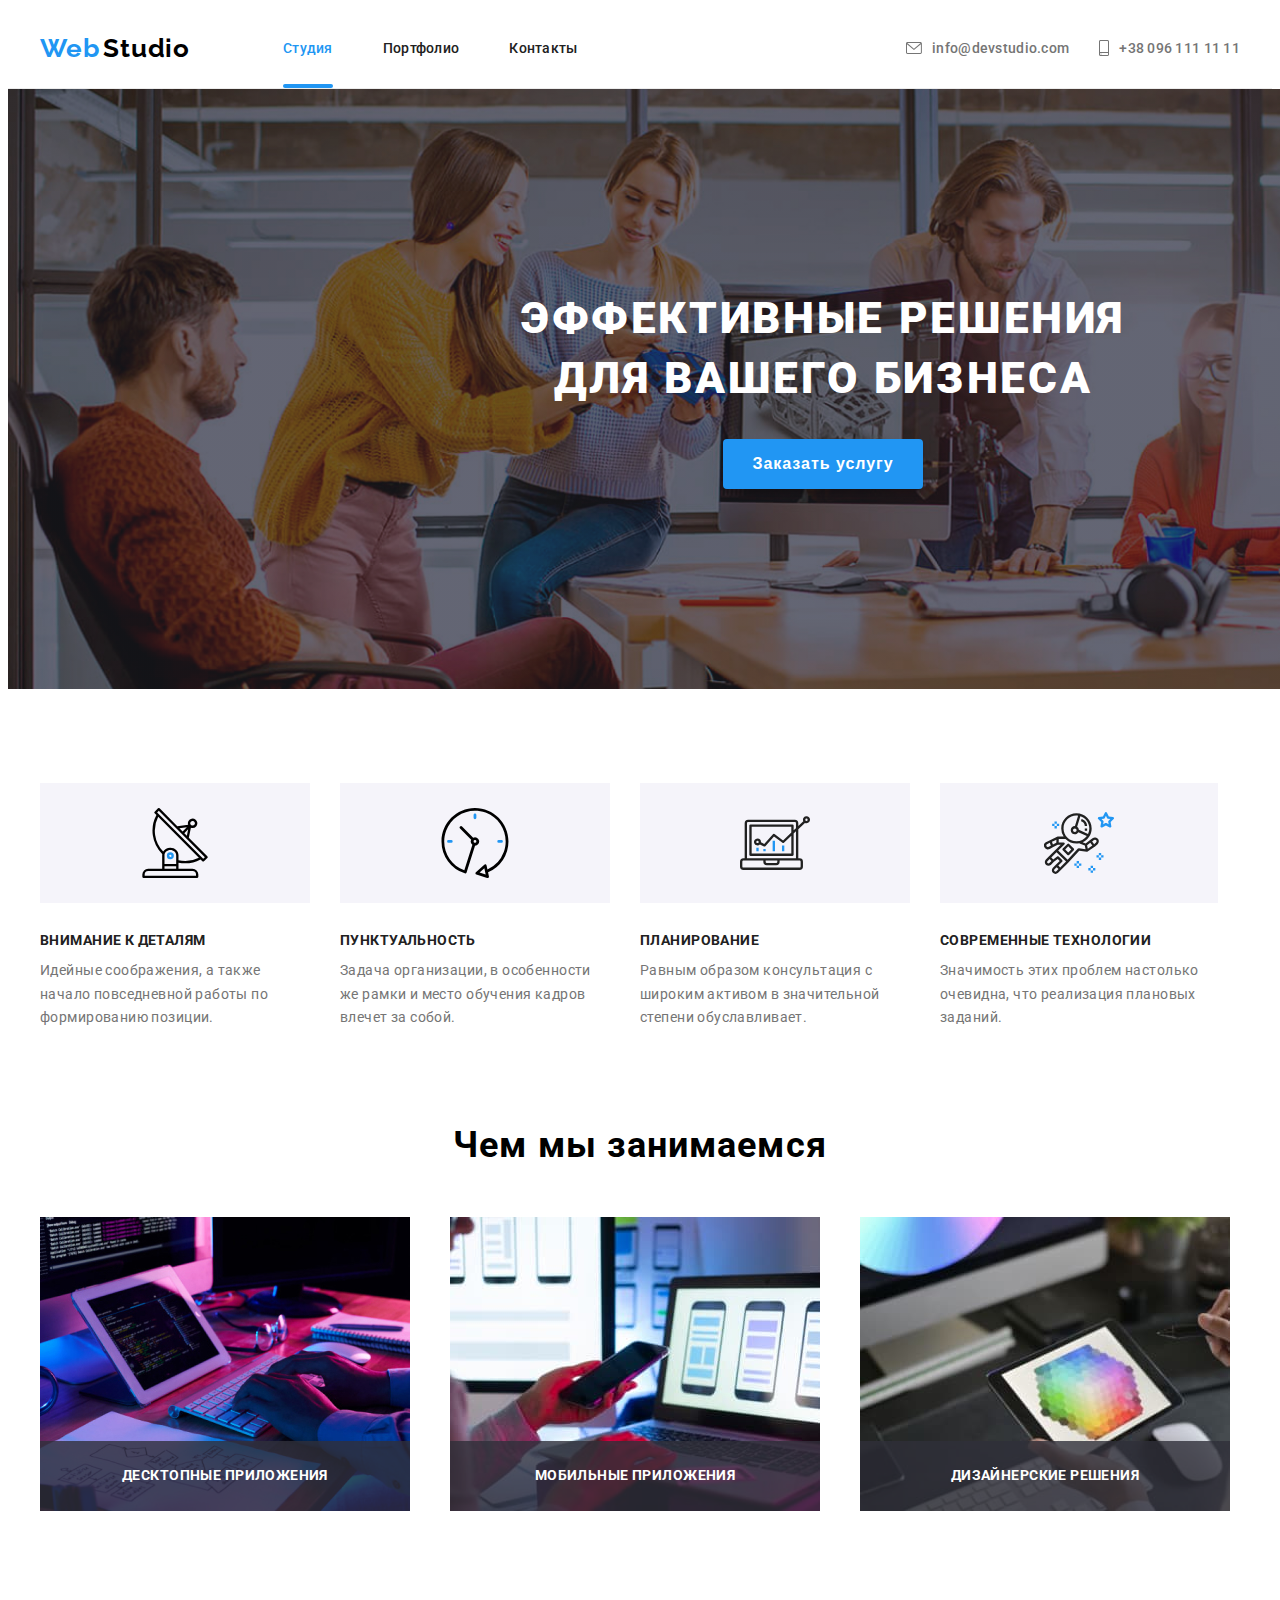
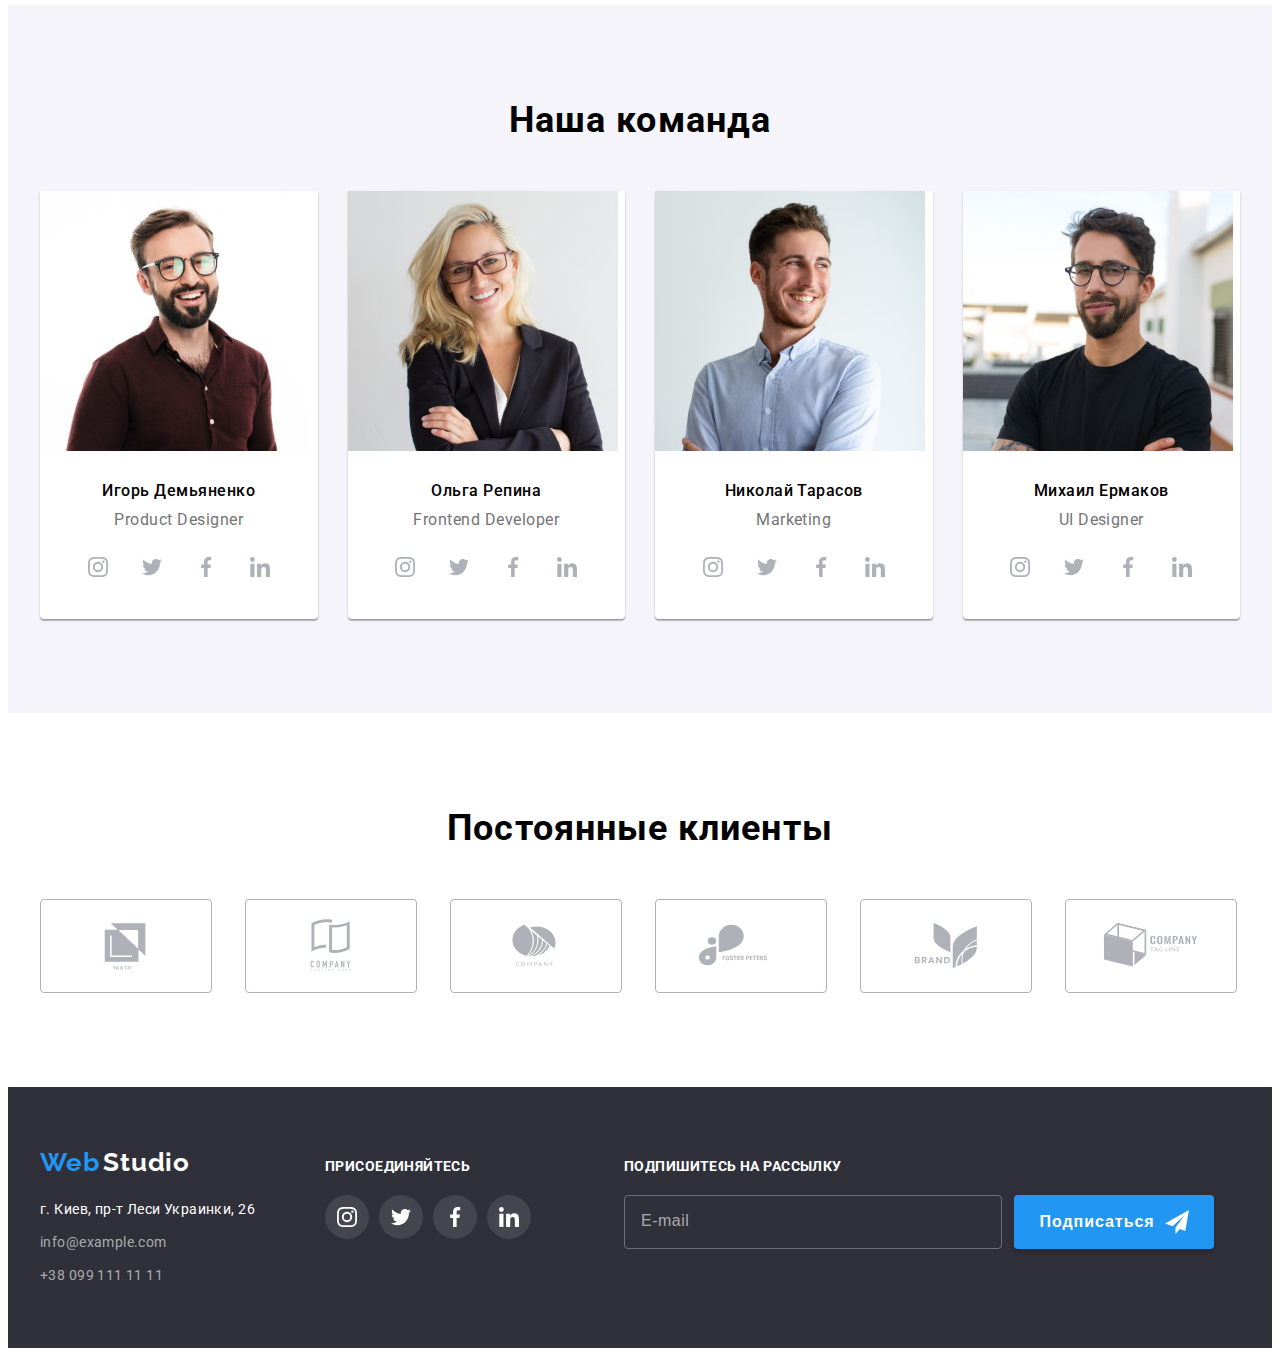
<file: index.html>
<!DOCTYPE html>
<html lang="ru">
<head>
    <meta charset="UTF-8">
    <meta http-equiv="X-UA-Compatible" content="IE=edge">
    <meta name="viewport" content="width=device-width, initial-scale=1.0">
    <title lang="en">WebStudio</title>
    <link rel="preconnect" href="https://fonts.googleapis.com">
    <link rel="preconnect" href="https://fonts.gstatic.com" crossorigin>
    <link href="https://fonts.googleapis.com/css2?family=Raleway:wght@700&family=Roboto:wght@400;500;700;900&display=swap"
        rel="stylesheet">
    <link 
        rel="stylesheet" 
        href="https://cdnjs.cloudflare.com/ajax/libs/modern-normalize/1.1.0/modern-normalize.min.css"
        integrity="sha512-wpPYUAdjBVSE4KJnH1VR1HeZfpl1ub8YT/NKx4PuQ5NmX2tKuGu6U/JRp5y+Y8XG2tV+wKQpNHVUX03MfMFn9Q=="
        crossorigin="anonymous" 
        referrerpolicy="no-referrer" 
    />
    <link rel="stylesheet" href="./css/main.min.css" />
</head>
<body>
    <!--HEADER-->
    <header class="page-header">
    <div class="container page-header__container">
        <nav class="nav">
            <a class="link page-header__logo-on-light" href="index.html">
                <span class="logo logo--color_blue">Web</span>
                <span class="logo logo--color_black">Studio</span></a>
            <ul class="menu list">
                <li class="menu__item">
                    <a class="link menu__link current-link" href="">Студия</a>
                </li>
                <li class="menu__item">
                    <a class="link menu__link" href="portfolio.html">Портфолио</a>
                </li>
                <li class="menu__item">
                    <a class="link menu__link" href="">Контакты</a>
                </li>
            </ul>
        </nav>
            <ul class="list header-contacts">
                <li class="header-contacts__item header-contacts__item--right-margin">
                    <a class="link header-contacts__link" href="mailto:info@devstudio.com">
                        <svg class="header-contacts__icon-envelope">
                            <use href="./images/icons.svg#icon-envelope"></use>
                        </svg>
                        info@devstudio.com
                    </a>
                </li>
                <li class="header-contacts__item">
                    <a class="link header-contacts__link" href="tel:+380961111111">
                        <svg class="header-contacts__icon-smartphone">
                            <use href="./images/icons.svg#icon-smartphone"></use>
                        </svg>
                        +38 096 111 11 11
                    </a>
                </li>
            </ul>
    </div>
    </header>
    <main>
        <!--HERO-->
        <section class="hero container">
            <div class="hero__container">
            <h1 class="hero__title">Эффективные решения для вашего бизнеса</h1>
            <button class="modal-btn hero__modal-btn" type="button" data-modal-open>Заказать услугу</button>
            </div>
        </section>   

        <!--ABOUT US-->
        <section class="about">
        <div class="container">
            <ul class="list about__strenghts">
                <li class="strenghts__item">
                    <div class="strenghts__upper-area">
                        <svg class="strenghts__icon" height="120" width="270">
                            <use href="./images/icons.svg#icon-antenna"></use>
                        </svg>
                    </div>
                    <h3 class="strenghts__name">Внимание к деталям</h3>
                    <p class="strengths__desc">Идейные соображения, а также начало повседневной работы по формированию позиции.</p>
                </li>
                <li class="strenghts__item">
                    <div class="strenghts__upper-area">
                        <svg class="strenghts__icon" height="120" width="270">
                            <use href="./images/icons.svg#icon-clock"></use>
                        </svg>
                    </div>
                    <h3 class="strenghts__name">Пунктуальность</h3>
                    <p class="strengths__desc">Задача организации, в особенности же рамки и место обучения кадров влечет за собой.</p>
                </li>
                <li class="strenghts__item">
                    <div class="strenghts__upper-area">
                        <svg class="strenghts__icon" height="120" width="270">
                            <use href="./images/icons.svg#icon-diagram"></use>
                        </svg>
                    </div>
                    <h3 class="strenghts__name">Планирование</h3>
                    <p class="strengths__desc">Равным образом консультация с широким активом в значительной степени обуславливает.</p>
                </li>
                <li class="strenghts__item">
                    <div class="strenghts__upper-area">
                        <svg class="strenghts__icon" height="120" width="270">
                            <use href="./images/icons.svg#icon-astronaut"></use>
                        </svg>
                    </div>
                    <h3 class="strenghts__name">Современные технологии</h3>
                    <p class="strengths__desc">Значимость этих проблем настолько очевидна, что реализация плановых заданий.</p>
                </li>
            </ul>
        </div>
        </section>
        <!--WHAT WE DO-->
        <section class="services">
        <div class="container">
            <h2 class="title">Чем мы занимаемся</h2>
            <ul class="list services__list ">
                <li class="services__item">
                    <img class="services__img" src="./images/what-we-do/pc.jpg" alt="Планшет и клавиатура" width="370" height="294" />
                    <div class="services__category">
                        <h3 class="services-category__name">ДЕСКТОПНЫЕ ПРИЛОЖЕНИЯ</h3>
                    </div>
                </li>
                <li class="services__item">
                    <img class="services__img" src="./images/what-we-do/phone.jpg" alt="Ноутбук и смартфон в руках" width="370" height="294" />
                    <div class="services__category">
                        <h3 class="services-category__name">МОБИЛЬНЫЕ ПРИЛОЖЕНИЯ</h3>
                    </div>
                </li>
                <li class="services__item">
                    <img class="services__img" src="./images/what-we-do/tab.jpg" alt="Планшет в руках" width="370" height="294" />
                    <div class="services__category">
                        <h3 class="services-category__name">ДИЗАЙНЕРСКИЕ РЕШЕНИЯ</h3>
                    </div>
                </li>
            </ul>
        </div>
        </section>
        <!--OUR TEAM-->
        <section class="team">
        <div class="container">
            <h2 class="title">Наша команда</h2>
            <ul class="list team__members">
                <li class="team__member">
                    <img class="member__photo" src="./images/our-team/igor.jpg" alt="Мужчина в коричневой рубашке" width="270" height="260" />
                    <div class="member__wrapper">
                    <h3 class="member__name">Игорь Демьяненко</h3>
                    <p class="member__occupation" lang="en">Product Designer</p>
                    <ul class="list social-list">
                        <li class="social-list__item">
                            <a href="" class="social-list__link social-list-link--on-light">
                                <svg class="social-list__icon" height="20" width="20">
                                    <use href="./images/icons.svg#icon-instagram"></use>
                                </svg>
                            </a>   
                        </li>
                        <li class="social-list__item">
                            <a href="" class="social-list__link social-list-link--on-light">
                                <svg class="social-list__icon" height="20" width="20">
                                    <use href="./images/icons.svg#icon-twitter"></use>
                                </svg>
                            </a>
                        </li>
                        <li class="social-list__item">
                            <a href="" class="social-list__link social-list-link--on-light">
                                <svg class="social-list__icon" height="20" width="20">
                                    <use href="./images/icons.svg#icon-facebook"></use>
                                </svg>
                            </a>
                        </li>
                        <li class="social-list__item">
                            <a href="" class="social-list__link social-list-link--on-light">
                                <svg class="social-list__icon" height="20" width="20">
                                    <use href="./images/icons.svg#icon-linkedin"></use>
                                </svg>
                            </a>
                        </li>
                    </ul>
                    </div>
                </li>
                <li class="team__member">
                    <img class="member__photo" src="./images/our-team/olga.jpg" alt="Женщина в черном пиджаке" width="270" height="260" />
                    <div class="member__wrapper">
                    <h3 class="member__name">Ольга Репина</h3>
                    <p class="member__occupation" lang="en">Frontend Developer</p>
                    <ul class="list social-list">
                        <li class="social-list__item">
                            <a href="" class="social-list__link social-list-link--on-light">
                                <svg class="social-list__icon" height="20" width="20">
                                    <use href="./images/icons.svg#icon-instagram"></use>
                                </svg>
                            </a>
                        </li>
                        <li class="social-list__item">
                            <a href="" class="social-list__link social-list-link--on-light">
                                <svg class="social-list__icon" height="20" width="20">
                                    <use href="./images/icons.svg#icon-twitter"></use>
                                </svg>
                            </a>
                        </li>
                        <li class="social-list__item">
                            <a href="" class="social-list__link social-list-link--on-light">
                                <svg class="social-list__icon" height="20" width="20">
                                    <use href="./images/icons.svg#icon-facebook"></use>
                                </svg>
                            </a>
                        </li>
                        <li class="social-list__item">
                            <a href="" class="social-list__link social-list-link--on-light">
                                <svg class="social-list__icon" height="20" width="20">
                                    <use href="./images/icons.svg#icon-linkedin"></use>
                                </svg>
                            </a>
                        </li>
                    </ul>
                </div>
                </li>
                <li class="team__member">
                    <img class="member__photo" src="./images/our-team/nikolay.jpg" alt="Мужчина в голубой рубашке" width="270" height="260" />
                    <div class="member__wrapper">
                    <h3 class="member__name">Николай Тарасов</h3>
                    <p class="member__occupation" lang="en">Marketing</p>
                    <ul class="list social-list">
                        <li class="social-list__item">
                            <a href="" class="social-list__link social-list-link--on-light">
                                <svg class="social-list__icon" height="20" width="20">
                                    <use href="./images/icons.svg#icon-instagram"></use>
                                </svg>
                            </a>
                        </li>
                        <li class="social-list__item">
                            <a href="" class="social-list__link social-list-link--on-light">
                                <svg class="social-list__icon" height="20" width="20">
                                    <use href="./images/icons.svg#icon-twitter"></use>
                                </svg>
                            </a>
                        </li>
                        <li class="social-list__item">
                            <a href="" class="social-list__link social-list-link--on-light">
                                <svg class="social-list__icon" height="20" width="20">
                                    <use href="./images/icons.svg#icon-facebook"></use>
                                </svg>
                            </a>
                        </li>
                        <li class="social-list__item">
                            <a href="" class="social-list__link social-list-link--on-light">
                                <svg class="social-list__icon" height="20" width="20">
                                    <use href="./images/icons.svg#icon-linkedin"></use>
                                </svg>
                            </a>
                        </li>
                    </ul>
                </div>
                </li>
                <li class="team__member">
                    <img class="member__photo" src="./images/our-team/mikhail.jpg" alt="Мужчина в чёрной футболке" width="270" height="260" />
                    <div class="member__wrapper">
                    <h3 class="member__name">Михаил Ермаков</h3>
                    <p class="member__occupation" lang="en">UI Designer</p>
                    <ul class="list social-list">
                        <li class="social-list__item">
                            <a href="" class="social-list__link social-list-link--on-light">
                                <svg class="social-list__icon" height="20" width="20">
                                    <use href="./images/icons.svg#icon-instagram"></use>
                                </svg>
                            </a>
                        </li>
                        <li class="social-list__item">
                            <a href="" class="social-list__link social-list-link--on-light">
                                <svg class="social-list__icon" height="20" width="20">
                                    <use href="./images/icons.svg#icon-twitter"></use>
                                </svg>
                            </a>
                        </li>
                        <li class="social-list__item">
                            <a href="" class="social-list__link social-list-link--on-light">
                                <svg class="social-list__icon" height="20" width="20">
                                    <use href="./images/icons.svg#icon-facebook"></use>
                                </svg>
                            </a>
                        </li>
                        <li class="social-list__item">
                            <a href="" class="social-list__link social-list-link--on-light">
                                <svg class="social-list__icon" height="20" width="20">
                                    <use href="./images/icons.svg#icon-linkedin"></use>
                                </svg>
                            </a>
                        </li>
                    </ul>
                </div>
                </li>
            </ul>
        </div>
        </section>
        <!--OUR CLIENTS-->
        <section class="clients">
            <div class="container">
                <h2 class="title">Постоянные клиенты</h2>
                <ul class="list perm-clients__list">
                    <li class="perm-client">
                        <a class="perm-client__link" href="">
                            <svg class="perm-client__icon" height="92" width="170">
                                <use href="./images/icons.svg#icon-logo_1_ya_and_co"></use>
                            </svg>
                        </a>
                    </li>
                    <li class="perm-client">
                        <a class="perm-client__link" href="">
                            <svg class="perm-client__icon" height="92" width="170">
                                <use href="./images/icons.svg#icon-logo_2_tagline_here"></use>
                            </svg>
                        </a>
                    </li>
                      <li class="perm-client">
                        <a class="perm-client__link" href="">
                            <svg class="perm-client__icon" height="92" width="170">
                                <use href="./images/icons.svg#icon-logo_3_company"></use>
                            </svg>
                        </a>
                    </li>
                    <li class="perm-client">
                        <a class="perm-client__link" href="">
                            <svg class="perm-client__icon" height="92" width="170">
                                <use href="./images/icons.svg#icon-logo_4_foster_peters"></use>
                            </svg>
                        </a>
                    </li>
                    <li class="perm-client">
                        <a class="perm-client__link" href="">
                            <svg class="perm-client__icon" height="92" width="170">
                                <use href="./images/icons.svg#icon-logo_5_brand"></use>
                            </svg>
                        </a>
                    </li>
                    <li class="perm-client">
                        <a class="perm-client__link" href="">
                            <svg class="perm-client__icon" height="92" width="170">
                                <use href="./images/icons.svg#icon-logo_6_company_tagline"></use>
                            </svg>
                        </a>
                    </li>
                </ul>
            </div>
        </section>
    </main>

    <footer class="footer footer--background">
        <div class="container footer__container">
         <div class="footer__main-info">
             <a class="link footer__logo" href="index.html">
                <span class="logo logo--color_blue">Web</span>
                <span class="logo logo--color_white">Studio</span></a>
            <address class="address">
            <ul class="list footer__contacts">
                <li class="footer-contacts__item">
                    <a class="footer__link footer--address-link link" href="https://goo.gl/maps/ZKPYUYYwXr9PMF557" target="_blank" rel="noopener noreferrer">г. Киев, пр-т Леси Украинки, 26</a>
                </li>
                <li class="footer-contacts__item">
                    <a class="footer__link link" href="mailto:info@example.com">info@example.com</a>
                </li>
                <li class="footer-contacts__item">
                    <a class="footer__link link" href="tel:+380991111111">+38 099 111 11 11</a>
                </li>
            </ul>
            </address>
        </div>
        <div class="footer__social-links">
            <p class="footer__paragraph">ПРИСОЕДИНЯЙТЕСЬ</p>
            <ul class="social-list list">
                <li class="social-list__item">
                    <a href="" class="social-list__link social-list-link--on-dark">
                        <svg class="social-list__icon--on-dark" height="20" width="20">
                            <use href="./images/icons.svg#icon-instagram"></use>
                        </svg>
                    </a>
                </li>
                <li class="social-list__item">
                    <a href="" class="social-list__link social-list-link--on-dark">
                        <svg class="social-list__icon--on-dark" height="20" width="20">
                            <use href="./images/icons.svg#icon-twitter"></use>
                        </svg>
                    </a>
                </li>
                <li class="social-list__item">
                    <a href="" class="social-list__link social-list-link--on-dark">
                        <svg class="social-list__icon--on-dark" height="20" width="20">
                            <use href="./images/icons.svg#icon-facebook"></use>
                        </svg>
                    </a>
                </li>
                <li class="social-list__item">
                    <a href="" class="social-list__link social-list-link--on-dark">
                        <svg class="social-list__icon--on-dark" height="20" width="20">
                            <use href="./images/icons.svg#icon-linkedin"></use>
                        </svg>
                    </a>
                </li>
            </ul>
        </div>
        <div class="footer--margin-left">
            <p class="footer__paragraph">ПОДПИШИТЕСЬ НА РАССЫЛКУ</p>
            <form name="footer__subscription-form" class="footer__email-form">
                <input type="email" name="mail" placeholder="E-mail" class="footer__email-input" id="mail">
                <button class="modal-btn hero__modal-btn footer__button" type="submit">Подписаться
                    <svg class="footer-button-icon__img" height="24" width="24">
                    <use href="./images/icons.svg#icon-send"></use>
                    </svg>
                </button> 
            </form>
        </div>
    </div>
    </footer>

        <!--MODAL WINDOW-->
        <div class="backdrop is-hidden" data-modal>
            <div class="modal">
                <button type="button" class="modal-close-btn" data-modal-close>
                    <svg class="modal-close-btn__icon" width="11" height="11">
                        <use href="./images/icons.svg#icon-close-black-18dp"></use>
                    </svg>
                </button>
                <p class="contact-form__title">Оставьте свои данные, мы вам перезвоним</p>
            <form class="contact-form">
                <label class="contact-form__field">
                    <span class="contact-form__span">Имя</span>
                        <input class="contact-form__input" type="text" required name="user_name" minlength="2" />
                        <svg class="contact-form__icon" height="18" width="18">
                            <use href="./images/icons.svg#icon-person"></use>
                        </svg>
                </label>
                <label class="contact-form__field">
                    <span class="contact-form__span">Телефон</span>
                        <input class="contact-form__input" type="tel" required name="user_phone_number"
                            pattern="[0-9]{3}-[0-9]{3}-[0-9]{2}-[0-9]{2}" title="xxx-xxx-xx-xx" />
                            <svg class="contact-form__icon" height="18" width="18">
                                <use href="./images/icons.svg#icon-phone"></use>
                            </svg>
                </label>
                <label class="contact-form__field">
                    <span class="contact-form__span">Почта</span>
                        <input class="contact-form__input" type="email" required name="user_phone_email"
                            title="__________@____.___" />
                        <svg class="contact-form__icon" height="18" width="18">
                                <use href="./images/icons.svg#icon-email"></use>
                            </svg>
                </label>
                <label class="contact-form__field">
                    <span class="contact-form__span">Комментарий</span>
                    <textarea class="contact-form__message" name="user_message" placeholder="Введите текст"></textarea>
                </label>
                <input class="contact-form__checkbox visually-hidden" id="checkbox-policy" type="checkbox" name="user_policy"
                    required />
                <label class="contact-form-checkbox__label" for="checkbox-policy">Соглашаюсь с рассылкой и принимаю&nbsp;
                    <a class="contact-form-checkbox__link" href="">Условия договора</a></label>
                <button class="modal-btn hero__modal-btn contact-form__btn" type="submit">Отправить</button>
            </form>
            </div>
        </div>
        
        <script src="./js/modal.js"></script>
    
    </body>
</html>
</file>
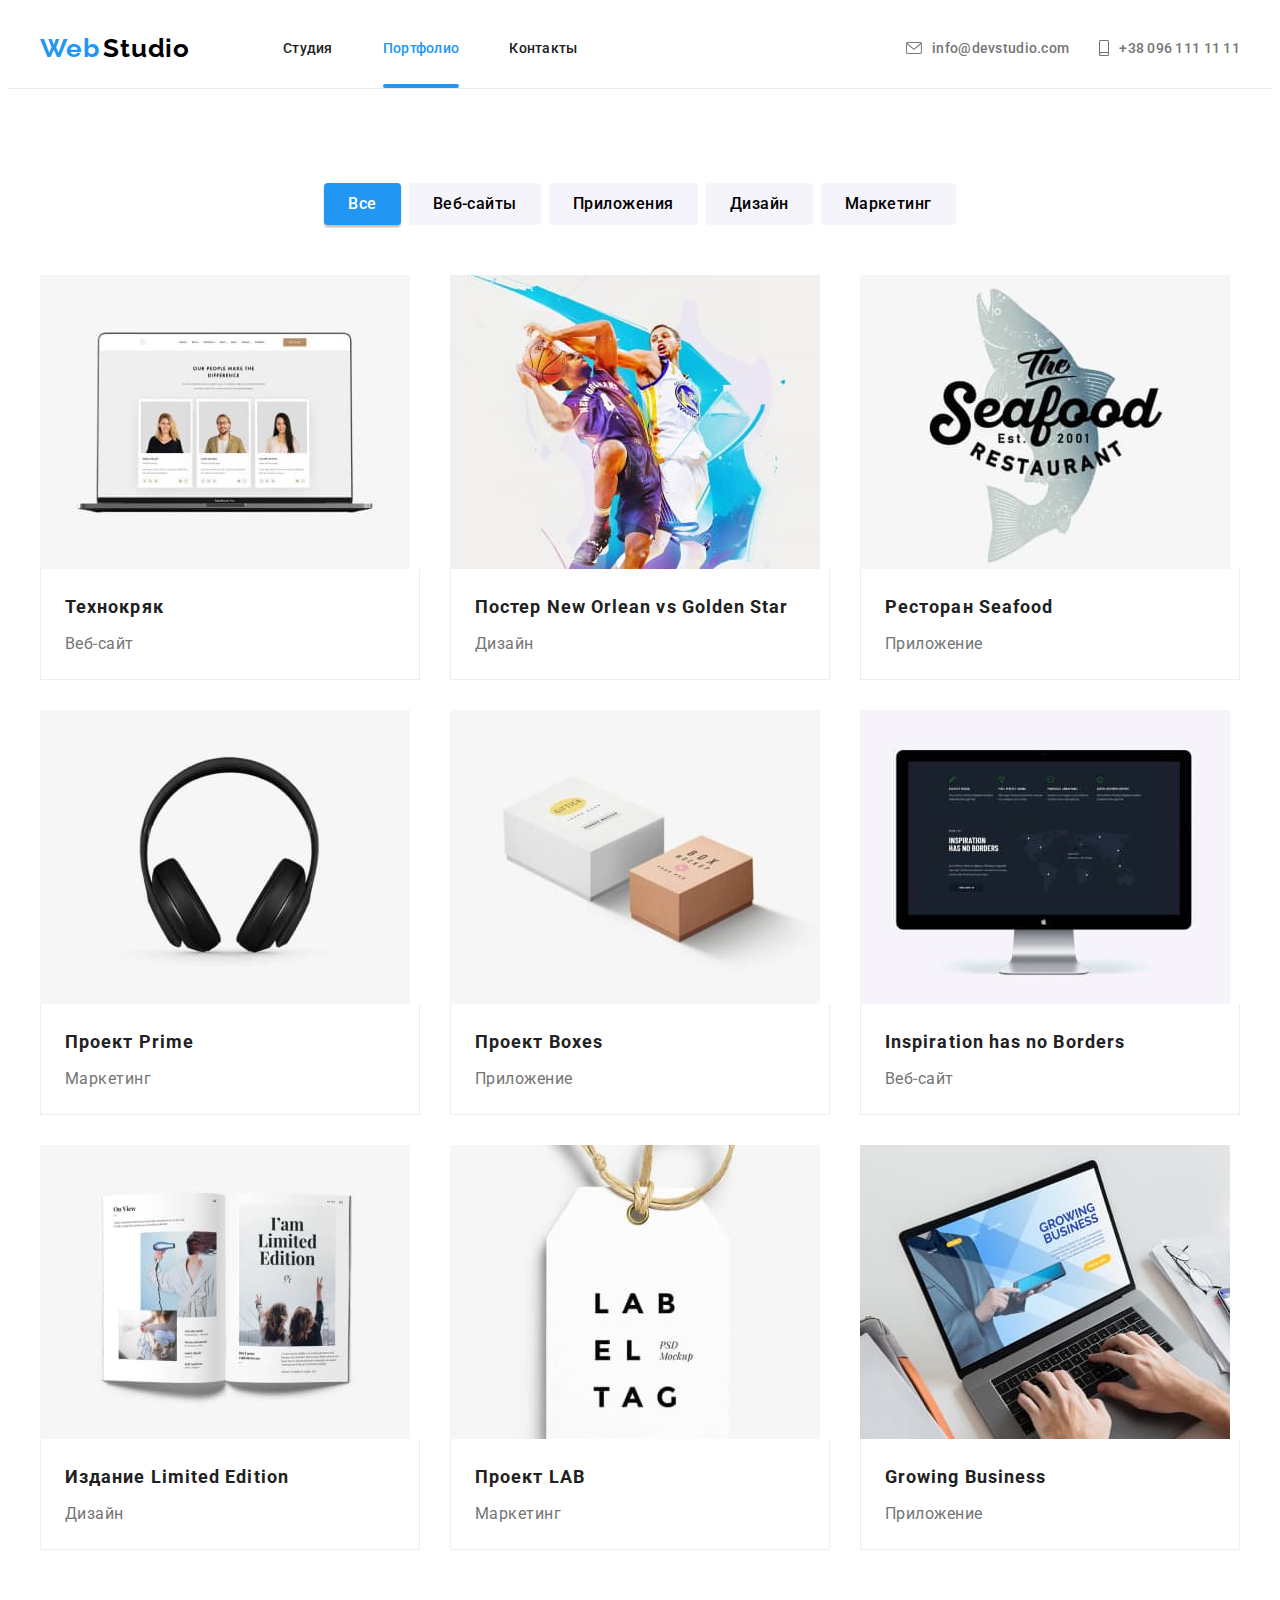
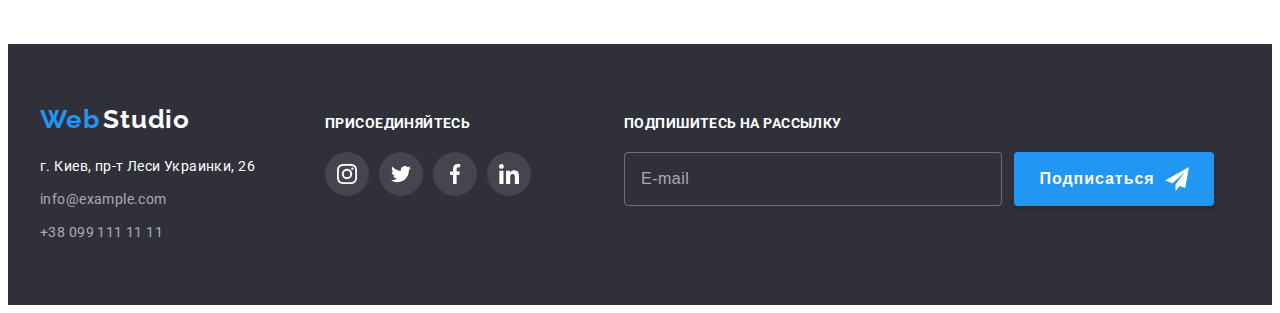
<file: portfolio.html>
<!DOCTYPE html>
<html lang="ru">

<head>
    <meta charset="UTF-8">
    <meta http-equiv="X-UA-Compatible" content="IE=edge">
    <meta name="viewport" content="width=device-width, initial-scale=1.0">
    <title lang="ru">WebStudio</title>
    <link rel="preconnect" href="https://fonts.googleapis.com">
    <link rel="preconnect" href="https://fonts.gstatic.com" crossorigin>
    <link 
        href="https://fonts.googleapis.com/css2?family=Raleway:wght@700&family=Roboto:wght@400;500;700;900&display=swap"
        rel="stylesheet">
    <link 
        rel="stylesheet" 
        href="https://cdnjs.cloudflare.com/ajax/libs/modern-normalize/1.1.0/modern-normalize.min.css"
        integrity="sha512-wpPYUAdjBVSE4KJnH1VR1HeZfpl1ub8YT/NKx4PuQ5NmX2tKuGu6U/JRp5y+Y8XG2tV+wKQpNHVUX03MfMFn9Q=="
        crossorigin="anonymous" 
        referrerpolicy="no-referrer" 
    />
    <link rel="stylesheet" href="./css/main.min.css" />
</head>

<body>
    <!--HEADER-->
    <header class="page-header">
        <div class="container page-header__container">
            <nav class="nav">
                <a class="link page-header__logo-on-light" href="index.html">
                    <span class="logo logo--color_blue">Web</span>
                    <span class="logo logo--color_black">Studio</span></a>
                <ul class="menu list">
                    <li class="menu__item">
                        <a class="link menu__link" href="index.html">Студия</a>
                    </li>
                    <li class="menu__item">
                        <a class="link menu__link current-link" href="">Портфолио</a>
                    </li>
                    <li class="menu__item">
                        <a class="link menu__link" href="">Контакты</a>
                    </li>
                </ul>
            </nav>
            <ul class="list header-contacts">
                <li class="header-contacts__item header-contacts__item--right-margin">
                    <a class="link header-contacts__link" href="mailto:info@devstudio.com">
                        <svg class="header-contacts__icon-envelope">
                            <use href="./images/icons.svg#icon-envelope"></use>
                        </svg>
                        info@devstudio.com
                    </a>
                </li>
                <li class="header-contacts__item">
                    <a class="link header-contacts__link" href="tel:+380961111111">
                        <svg class="header-contacts__icon-smartphone">
                            <use href="./images/icons.svg#icon-smartphone"></use>
                        </svg>
                        +38 096 111 11 11
                    </a>
                </li>
            </ul>
        </div>
    </header>

    <main>
    <!--PORTFOLIO-->
    <section class="portfolio__nav">
        <div class="container">
        <ul class="filters list">
            <li class="filter__type">
                <button class="modal-btn__selected portfolio__modal-btn" type="button">Все</button>
            </li>
            <li class="filter__type">
                <button class="modal-btn__unselected portfolio__modal-btn" type="button">Веб-сайты</button>
            </li>
            <li class="filter__type">
                <button class="modal-btn__unselected portfolio__modal-btn" type="button">Приложения</button>
            </li>
            <li class="filter__type">
                <button class="modal-btn__unselected portfolio__modal-btn" type="button">Дизайн</button>
            </li>
            <li class="filter__type">
                <button class="modal-btn__unselected portfolio__modal-btn" type="button">Маркетинг</button>
            </li>
        </ul>
        <ul class="projects-list list">
            <li class="projects-list__item">
                <a class="projects__hover-style link" href="">
                    <div class="project__overlay-zone">
                    <img class="project__img" src="./images/portfolio/web-site-technokryak.jpg" alt="Веб-сайт на экране ноутбука" width="370" height="294" />
                    <div class="project__descriptive-overlay">
                        <p class="project__overlay-text">Ресурс предлагает комплексные предложения с разным уровнем функционала и сервисов.
                            Все это позволит посетителю получить исчерпывающие сведения о компании или частном лице.
                        </p>
                    </div>
                    </div></img>
                    <div class="project__wrapper"><h3 class="project__title">Технокряк</h3>
                <p class="project__type">Веб-сайт</p></div></a>
            </li>
            <li class="projects-list__item">
                <a class="projects__hover-style link" href="">
                    <div class="project__overlay-zone">
                    <img class="project__img"  src="./images/portfolio/design-basketball.jpg" alt="Двое игроков в баскетбол" width="370" height="294">
                    <div class="project__descriptive-overlay">
                        <p class="project__overlay-text">
                        </p></div></div></img>
                <div class="project__wrapper"><h3 class="project__title">Постер New Orlean vs Golden Star</h3>
                <p class="project__type">Дизайн</p></div></a>
            </li>
            <li class="projects-list__item">
                <a class="projects__hover-style link" href="">
                    <div class="project__overlay-zone">
                    <img class="project__img"  src="./images/portfolio/app-restaurant.jpg" alt="Название ресторана на фоне рыбы" width="370" height="294" />
                    <div class="project__descriptive-overlay">
                        <p class="project__overlay-text">
                        </p></div></div></img>
                    <div class="project__wrapper"><h3 class="project__title">Ресторан Seafood</h3>
                <p class="project__type">Приложение</p></div></a>
            </li>
            <li class="projects-list__item">
                <a class="projects__hover-style link" href="">
                    <div class="project__overlay-zone">
                    <img class="project__img"  src="./images/portfolio/marketing-prime.jpg" alt="Чёрные наушники" width="370" height="294" />
                    <div class="project__descriptive-overlay">
                        <p class="project__overlay-text">
                        </p></div></div></img>
                    <div class="project__wrapper"><h3 class="project__title">Проект Prime</h3>
                <p class="project__type">Маркетинг</p></div></a>
            </li>
            <li class="projects-list__item">
                <a class="projects__hover-style link" href="">
                    <div class="project__overlay-zone">
                    <img class="project__img"  src="./images/portfolio/app-boxes.jpg" alt="Две коробки" width="370" height="294" />
                    <div class="project__descriptive-overlay">
                        <p class="project__overlay-text">
                        </p></div></div></img>
                    <div class="project__wrapper"><h3 class="project__title">Проект Boxes</h3>
                <p class="project__type">Приложение</p></div></a>
            </li>
            <li class="projects-list__item">
                <a class="projects__hover-style link" href="">
                    <div class="project__overlay-zone">
                    <img class="project__img"  src="./images/portfolio/web-site-inspiration.jpg" alt="Монитор с веб-сайтом в тёмной теме" width="370" height="294" />
                    <div class="project__descriptive-overlay">
                        <p class="project__overlay-text">
                        </p></div></div></img>
                    <div class="project__wrapper"><h3 class="project__title" lang="en">Inspiration has no Borders</h3>
                <p class="project__type">Веб-сайт</p></div></a>
            </li>
            <li class="projects-list__item">
                <a class="projects__hover-style link" href="">
                    <div class="project__overlay-zone">
                    <img class="project__img"  src="./images/portfolio/design-limited.jpg" alt="Разворот журнала" width="370" height="294" />
                    <div class="project__descriptive-overlay">
                        <p class="project__overlay-text">
                        </p></div></div></img>
                    <div class="project__wrapper"><h3 class="project__title" lang="en">Издание Limited Edition</h3>
                <p class="project__type">Дизайн</p></div></a>
            </li>
            <li class="projects-list__item">
                <a class="projects__hover-style link" href="">
                    <div class="project__overlay-zone">
                    <img class="project__img"  src="./images/portfolio/marketing-lab.jpg" alt="Бирка от товара" width="370" height="294" />
                    <div class="project__descriptive-overlay">
                        <p class="project__overlay-text">
                        </p></div></div></img>
                    <div class="project__wrapper"><h3 class="project__title">Проект LAB</h3>
                <p class="project__type">Маркетинг</p></div></a>
            </li>
            <li class="projects-list__item">
                <a class="projects__hover-style link" href="">
                    <div class="project__overlay-zone">
                    <img class="project__img"  src="./images/portfolio/app-growing.jpg" alt="Руки на клавиатуре ноутбука" width="370" height="294" />
                    <div class="project__descriptive-overlay">
                        <p class="project__overlay-text">
                        </p></div></div></img>
                    <div class="project__wrapper"><h3 class="project__title" lang="en">Growing Business</h3>
                <p class="project__type">Приложение</p></div></a>
            </li>
        </ul>
    </div>
    </section>
    </main>

    <footer class="footer footer--background">
        <div class="container footer__container">
            <div class="footer__main-info">
                <a class="link footer__logo" href="index.html">
                    <span class="logo logo--color_blue">Web</span>
                    <span class="logo logo--color_white">Studio</span></a>
                <address class="address">
                    <ul class="list footer__contacts">
                        <li class="footer-contacts__item">
                            <a class="footer__link footer--address-link link" href="https://goo.gl/maps/ZKPYUYYwXr9PMF557"
                                target="_blank" rel="noopener noreferrer">г. Киев, пр-т Леси Украинки, 26</a>
                        </li>
                        <li class="footer-contacts__item">
                            <a class="footer__link link" href="mailto:info@example.com">info@example.com</a>
                        </li>
                        <li class="footer-contacts__item">
                            <a class="footer__link link" href="tel:+380991111111">+38 099 111 11 11</a>
                        </li>
                    </ul>
                </address>
            </div>
            <div class="footer__social-links">
                <p class="footer__paragraph">ПРИСОЕДИНЯЙТЕСЬ</p>
                <ul class="social-list list">
                    <li class="social-list__item">
                        <a href="" class="social-list__link social-list-link--on-dark">
                            <svg class="social-list__icon--on-dark" height="20" width="20">
                                <use href="./images/icons.svg#icon-instagram"></use>
                            </svg>
                        </a>
                    </li>
                    <li class="social-list__item">
                        <a href="" class="social-list__link social-list-link--on-dark">
                            <svg class="social-list__icon--on-dark" height="20" width="20">
                                <use href="./images/icons.svg#icon-twitter"></use>
                            </svg>
                        </a>
                    </li>
                    <li class="social-list__item">
                        <a href="" class="social-list__link social-list-link--on-dark">
                            <svg class="social-list__icon--on-dark" height="20" width="20">
                                <use href="./images/icons.svg#icon-facebook"></use>
                            </svg>
                        </a>
                    </li>
                    <li class="social-list__item">
                        <a href="" class="social-list__link social-list-link--on-dark">
                            <svg class="social-list__icon--on-dark" height="20" width="20">
                                <use href="./images/icons.svg#icon-linkedin"></use>
                            </svg>
                        </a>
                    </li>
                </ul>
            </div>
            <div class="footer--margin-left">
                <p class="footer__paragraph">ПОДПИШИТЕСЬ НА РАССЫЛКУ</p>
                <form name="footer__subscription-form" class="footer__email-form">
                    <input type="email" name="mail" placeholder="E-mail" class="footer__email-input" id="mail">
                    <button class="modal-btn hero__modal-btn footer__button" type="submit">Подписаться
                        <svg class="footer-button-icon__img" height="24" width="24">
                            <use href="./images/icons.svg#icon-send"></use>
                        </svg>
                    </button>
                </form>
            </div>
        </div>
    </footer>

    </body>
    
    </html>
</file>
<file: css/main.min.css>
:root{--primary-font-family: 'Roboto', sans-serif;--secondary-font-family: 'Raleway', sans-serif;--primary-text-color-theme-light: #212121;--secondary-text-color-theme-light: #757575;--accent-color: #2196F3}.visually-hidden{position:absolute;width:1px;height:1px;margin:-1px;border:0;padding:0;white-space:nowrap;clip-path:inset(100%);clip:rect(0 0 0 0);overflow:hidden}h1,h2,h3,h4,h5,h6,p{margin-top:0;margin-bottom:0}ul,ol{margin-top:0;margin-bottom:0;padding-left:0;margin-right:0}img{display:block}.link{text-decoration:none}.list{list-style:none}body{font-family:var(--primary-font-family)}.container{width:1200px;padding-left:15px;padding-right:15px;margin-left:auto;margin-right:auto}section{padding-bottom:94px;padding-top:94px}.modal-btn{font-weight:700;font-size:16px;line-height:1.88;align-items:center;text-align:center;letter-spacing:0.06em;color:#ffffff;text-transform:none;background-color:var(--accent-color);cursor:pointer;background:#2196F3;box-shadow:0px 3px 1px rgba(0,0,0,0.1),0px 1px 2px rgba(0,0,0,0.08),0px 2px 2px rgba(0,0,0,0.12);border-radius:4px;border-color:transparent}.title{font-weight:700;font-size:36px;line-height:1.17;letter-spacing:0.03em;text-align:center;margin-bottom:50px}.page-header__logo-on-light{display:block;margin-right:93px}.logo{font-family:var(--secondary-font-family);font-style:normal;font-weight:700;font-size:26px;line-height:1.19;letter-spacing:0.03em}.logo--color_blue{color:var(--accent-color)}.logo--color_black{color:#000}.logo--color_white{color:#ffffff}.backdrop{position:fixed;top:0;left:0;bottom:0;right:0;background-color:rgba(0,0,0,0.2);transition:opacity 250ms linear, visibility 250ms linear}.backdrop.is-hidden{opacity:0;visibility:hidden;pointer-events:none}.modal{position:absolute;top:50%;left:50%;transform:translate(-50%, -50%);width:528px;height:580px;background-color:#FFFFFF;box-shadow:0px 1px 3px rgba(0,0,0,0.12),0px 1px 1px rgba(0,0,0,0.14),0px 2px 1px rgba(0,0,0,0.2);border-radius:4px;padding:40px}.modal-close-btn{position:absolute;top:8px;right:8px;display:flex;align-items:center;justify-content:center;width:30px;height:30px;border:1px solid rgba(0,0,0,0.1);border-radius:50%;background-color:transparent;cursor:pointer;padding:0}.modal-close-btn__icon{fill:#000000;height:18px;width:18px;transition:fill 250ms cubic-bezier(0.4, 0, 0.2, 1)}.modal-close-btn:hover .modal-close-btn__icon{fill:var(--accent-color)}.contact-form__title{font-weight:700;font-size:20px;line-height:23px;text-align:center;letter-spacing:0.03em;color:var(--primary-text-color-theme-light);margin-bottom:12px}.contact-form{display:flex;flex-direction:column}.contact-form__field{position:relative;margin-bottom:10px}.contact-form__span{display:block;margin-bottom:4px;font-weight:400;font-size:12px;line-height:1.17;letter-spacing:0.01em;color:var(--primary-text-color-theme-light)}.contact-form__input{width:100%;height:40px;padding-left:42px;border:1px solid rgba(33,33,33,0.2);border-radius:4px;outline:none;transition:border-color 250ms cubic-bezier(0.4, 0, 0.2, 1)}.contact-form__input:focus{outline:none;border-color:var(--accent-color)}.contact-form__icon{position:absolute;top:65%;left:15px;width:18px;height:18px;transform:translateY(-50%);fill:var(--primary-text-color-theme-light);transition:fill 250ms cubic-bezier(0.4, 0, 0.2, 1)}.contact-form__input:focus+.contact-form__icon{fill:var(--accent-color)}.contact-form__message{width:100%;height:120px;margin-top:4px;border:1px solid rgba(33,33,33,0.2);border-radius:4px;resize:none;padding:12px 16px;transition:border-color 250ms cubic-bezier(0.4, 0, 0.2, 1)}.contact-form__message::placeholder{font-weight:400;font-size:12px;line-height:1.17;letter-spacing:0.01em;color:rgba(117,117,117,0.5)}.contact-form__message:focus{outline:none;border-color:var(--accent-color)}.contact-form-checkbox__label{display:flex;align-items:center;font-weight:400;font-size:14px;line-height:1.71;letter-spacing:0.03em;color:var(--secondary-text-color-theme-light);margin-bottom:30px;justify-content:center}.contact-form-checkbox__label::before{display:block;width:16px;height:15px;border:2px solid var(--primary-text-color-theme-light);cursor:pointer;content:'';margin-right:8.38px;border-radius:4px}.contact-form__checkbox:checked+.contact-form-checkbox__label::before{background-color:var(--accent-color);background-image:url(../images/modal-window/check.svg);background-size:contain;background-repeat:no-repeat;border:1px solid var(--accent-color)}.contact-form__checkbox:focus+.contact-form-checkbox__label::before{outline:2px solid var(--accent-color)}.contact-form-checkbox__link{color:var(--accent-color)}.social-list{display:flex;justify-content:center}.social-list__item:not(:last-child){margin-right:10px}.social-list__link{display:flex;align-items:center;justify-content:center;width:44px;height:44px;border-radius:50%;background-color:#ffffff;transition:background-color 250ms cubic-bezier(0.4, 0, 0.2, 1)}.social-list__link:hover,.social-list__link:focus{background-color:var(--accent-color)}.social-list-link--on-light{background-color:#ffffff}.social-list-link--on-dark{background-color:rgba(255,255,255,0.1)}.social-list__icon{fill:#AFB1B8;transition:fill 250ms cubic-bezier(0.4, 0, 0.2, 1)}.social-list__link:hover .social-list__icon,.social-list__link:focus .social-list__icon{fill:#ffffff}.social-list__icon--on-dark{fill:#ffffff;transition:fill 250ms cubic-bezier(0.4, 0, 0.2, 1)}.social-list-link:hover .social-list__icon--on-dark,.social-list-link:focus .social-list__icon--on-dark{fill:#ffffff}.filters{display:flex;align-items:center;justify-content:center;margin-bottom:50px;flex-basis:content}.filter__type:not(:last-child){margin-right:8px}.filter-link{font-weight:500;font-size:16px;line-height:1.62;letter-spacing:0.03em;color:var(--primary-text-color-theme-light);transition:color 250ms cubic-bezier(0.4, 0, 0.2, 1),background-color 250ms cubic-bezier(0.4, 0, 0.2, 1)}.filter-link:hover,.filter-link:focus{color:#fff;background-color:var(--accent-color)}.menu__link{font-style:normal;font-weight:500;font-size:14px;line-height:16px;letter-spacing:0.02em;color:var(--primary-text-color-theme-light);display:block;padding-top:32px;padding-bottom:32px;position:relative;transition:color 250ms cubic-bezier(0.4, 0, 0.2, 1)}.menu__link .menu__link:hover,.menu__link .menu__link:focus{color:var(--accent-color)}.current-link{color:var(--accent-color)}.current-link::after{display:block;content:'';width:100%;height:4px;background:#2196F3;border-radius:2px;margin-top:28px;position:absolute}.header-contacts__link{font-style:normal;font-weight:500;font-size:14px;line-height:16px;letter-spacing:0.02em;color:var(--secondary-text-color-theme-light);display:flex;align-items:center;transition:color 250ms cubic-bezier(0.4, 0, 0.2, 1)}.header-contacts__link:hover,.header-contacts__link:focus{color:var(--accent-color)}.header-contacts__item--right-margin{margin-right:30px}.page-header{border-bottom:1px solid #ECECEC}.page-header__container{display:flex;align-items:center}.nav{display:flex;align-items:center}.menu{display:flex}.menu__item:not(:last-child){margin-right:50px}.menu__item:last-child{margin-right:300px}.header-contacts{margin-left:auto;display:flex}.header-contacts__icon-smartphone{height:16px;width:10px;margin-right:10px;fill:var(--secondary-text-color-theme-light);transition:fill 250ms cubic-bezier(0.4, 0, 0.2, 1)}.header-contacts__link:hover .header-contacts__icon-smartphone,.header-contacts__link:focus .header-contacts__icon-smartphone{fill:var(--accent-color)}.header-contacts__icon-envelope{height:12px;width:16px;margin-right:10px;fill:var(--secondary-text-color-theme-light);transition:fill 250ms cubic-bezier(0.4, 0, 0.2, 1)}.header-contacts__link:hover .header-contacts__icon-envelope,.header-contacts__link:focus .header-contacts__icon-envelope{fill:var(--accent-color)}.hero{background-image:linear-gradient(rgba(47,48,58,0.4), rgba(47,48,58,0.4)),url("../images/hero/bg.jpg");width:1600px;background-size:cover;background-color:#C4C4C4;padding-top:200px;padding-bottom:200px}.hero__title{font-weight:900;font-size:44px;line-height:1.36;letter-spacing:0.06em;text-align:center;text-transform:uppercase;color:#fff;min-height:60px;max-width:696px;margin-left:auto;margin-right:auto;margin-bottom:30px}.hero__modal-btn{display:block;background-color:#2196F3;box-shadow:0px 4px 4px rgba(0,0,0,0.15);border-radius:4px;width:200px;min-height:50px;margin:0 auto;transition:background-color 250ms cubic-bezier(0.4, 0, 0.2, 1),box-shadow 250ms cubic-bezier(0.4, 0, 0.2, 1)}.hero__modal-btn:hover,.hero__modal-btn:focus{background-color:#188CE8;box-shadow:0px 4px 4px rgba(0,0,0,0.15);border-radius:4px}.about__strenghts{display:flex;align-items:center;flex-wrap:wrap;margin-left:-30px;margin-top:-30px}.strenghts__item{flex-basis:calc((100% - 120px) / 4);margin-left:30px;margin-top:30px;border-radius:4px}.strenghts__item:not(:last-child){max-width:270px}.strenghts__upper-area{display:flex;align-items:center;justify-content:center;height:120px;margin-bottom:30px;background:#F5F4FA}.strenghts__icon{width:70px;height:70px}.strenghts__name{font-weight:700;font-size:14px;line-height:1.14;letter-spacing:0.03em;text-transform:uppercase;color:var(--primary-text-color-theme-light);margin-bottom:10px}.strengths__desc{font-weight:400;font-size:14px;line-height:1.71;letter-spacing:0.03em;color:var(--secondary-text-color-theme-light)}.services{padding-top:0}.services__list{display:flex;align-items:center;flex-wrap:wrap;margin-left:-30px;margin-top:-30px;position:relative}.services__item{flex-basis:calc((100% - 90px) / 3);margin-left:30px;margin-top:30px}.services__category{position:absolute;width:370px;height:70px;bottom:0px;background-color:rgba(47,48,58,0.8)}.services-category__name{font-family:var(--primary-font-family);font-style:normal;font-weight:700;font-size:14px;line-height:1.14;text-align:center;letter-spacing:0.03em;text-transform:uppercase;color:#FFFFFF;margin-top:27px}.team{background:#F5F4FA}.team__members{display:flex;align-items:center;flex-wrap:wrap;margin-left:-30px;margin-top:-30px}.team__member{flex-basis:calc((100% - 120px) / 4);margin-left:30px;margin-top:30px;background:#FFFFFF;box-shadow:0px 1px 3px rgba(0,0,0,0.12),0px 1px 1px rgba(0,0,0,0.14),0px 2px 1px rgba(0,0,0,0.2);border-radius:0px 0px 4px 4px}.member__wrapper{padding:30px 10px}.member__name{font-weight:500;font-size:16px;line-height:1.19;letter-spacing:0.03em;text-align:center;color:var(--primary-text-color-theme-dark);margin-bottom:10px}.member__occupation{font-weight:400;font-size:16px;line-height:1.19;letter-spacing:0.03em;text-align:center;color:var(--secondary-text-color-theme-light);margin-bottom:16px}.perm-clients__list{display:flex;align-items:center;flex-wrap:wrap;margin-left:-30px;margin-top:-30px}.perm-client{flex-basis:calc((100% - 180px) / 6);margin-left:30px;margin-top:30px}.perm-client__link{display:flex;align-items:center;justify-content:center;width:170px;height:92px;background:#ffffff;border:1px solid #AFB1B8;border-radius:4px;transition:border 250ms cubic-bezier(0.4, 0, 0.2, 1)}.perm-client__link:hover,.perm-client__link:focus{border:1px solid var(--accent-color)}.perm-client__icon{width:106px;height:60px;fill:#AFB1B8;transition:fill 250ms cubic-bezier(0.4, 0, 0.2, 1)}.perm-client__link:hover .perm-client__icon,.perm-client__link:focus .perm-client__icon{fill:var(--accent-color)}.portfolio__modal-btn{padding:6px 22px;font-family:var(--primary-font-family);font-style:normal;font-weight:500;font-size:16px;line-height:1.62;text-align:center;letter-spacing:0.03em;border-color:transparent}.modal-btn__selected{color:#FFFFFF;background:var(--accent-color);box-shadow:0px 3px 1px rgba(0,0,0,0.1),0px 1px 2px rgba(0,0,0,0.08),0px 2px 2px rgba(0,0,0,0.12);border-radius:4px}.modal-btn__unselected{color:--primary-text-color-theme-light;background-color:#F5F4FA;border-radius:4px;transition:color 250ms cubic-bezier(0.4, 0, 0.2, 1),background-color 250ms cubic-bezier(0.4, 0, 0.2, 1),box-shadow 250ms cubic-bezier(0.4, 0, 0.2, 1)}.modal-btn__unselected:hover,.modal-btn__unselected:focus{color:#ffffff;background-color:var(--accent-color);cursor:pointer;box-shadow:0px 3px 1px rgba(0,0,0,0.1),0px 1px 2px rgba(0,0,0,0.08),0px 2px 2px rgba(0,0,0,0.12)}.projects-list{display:flex;align-items:center;flex-wrap:wrap;margin-left:-30px;margin-top:-30px}.projects-list__item{flex-basis:calc((100% - 90px) / 3);margin-left:30px;margin-top:30px}.projects__hover-style{display:block;transition:background-color 250ms cubic-bezier(0.4, 0, 0.2, 1),box-shadow 250ms cubic-bezier(0.4, 0, 0.2, 1)}.projects__hover-style:hover,.projects__hover-style:focus{background-color:#FFFFFF;box-shadow:0px 1px 1px rgba(0,0,0,0.12),0px 4px 4px rgba(0,0,0,0.06),1px 4px 6px rgba(0,0,0,0.16)}.project__overlay-zone{position:relative;overflow:hidden}.project__descriptive-overlay{position:absolute;top:0;left:0;width:100%;height:100%;background:rgba(33,150,243,0.9);transform:translatey(100%);transition:transform 250ms cubic-bezier(0.4, 0, 0.2, 1)}.projects__hover-style:hover .project__descriptive-overlay,.projects__hover-style:focus .project__descriptive-overlay{transform:translatey(0)}.project__overlay-text{font-family:var(--primary-font-family);font-style:normal;font-weight:400;font-size:18px;line-height:1.56;letter-spacing:0.03em;color:#FFFFFF;margin:63px 24px}.project__title{font-weight:700;font-size:18px;line-height:2;letter-spacing:0.06em;color:var(--primary-text-color-theme-light);margin-bottom:4px}.project__type{font-weight:400;font-size:16px;line-height:1.88;letter-spacing:0.03em;color:var(--secondary-text-color-theme-light)}.project__wrapper{padding:20px 24px;border-bottom:1px solid #EEEEEE;border-right:1px solid #EEEEEE;border-left:1px solid #EEEEEE}footer{padding-top:60px;padding-bottom:60px}.footer--background{background-color:#2F303A}.footer__container{display:flex;align-items:baseline}.footer__main-info{margin-right:70px}.footer__logo{margin-bottom:20px;display:block}.footer__link{font-style:normal;font-weight:400;font-size:14px;line-height:1.71;letter-spacing:0.03em;color:rgba(255,255,255,0.6);transition:color 250ms cubic-bezier(0.4, 0, 0.2, 1)}.footer__link:hover,.footer__link:focus{color:aliceblue}.footer--address-link{color:#FFF}.footer-contacts__item:not(:last-child){margin-bottom:9px}.footer--margin-left{margin-left:93px}.footer__paragraph{font-weight:700;font-size:14px;line-height:1.14;letter-spacing:0.03em;text-transform:uppercase;color:#ffffff;margin-bottom:20px}.footer__email-form{display:flex}.footer__email-input{height:50px;width:358px;border-radius:4px;border:1px solid rgba(255,255,255,0.3);background-color:transparent;color:#ffffff;outline:0;outline-offset:0;margin-right:12px;padding-left:16px;transition:box-shadow 250ms cubic-bezier(0.4, 0, 0.2, 1)}.footer__email-input::placeholder{font-weight:400;font-size:16px;line-height:1.25;letter-spacing:0.03em;color:rgba(255,255,255,0.6)}.footer__email-input:hover,.footer__email-input:focus{box-shadow:0px 4px 4px rgba(0,0,0,0.15)}.footer__button{display:flex;justify-content:center}.footer-button-icon__img{fill:#ffffff;margin-left:10px}
/*# sourceMappingURL=main.min.css.map */
</file>
